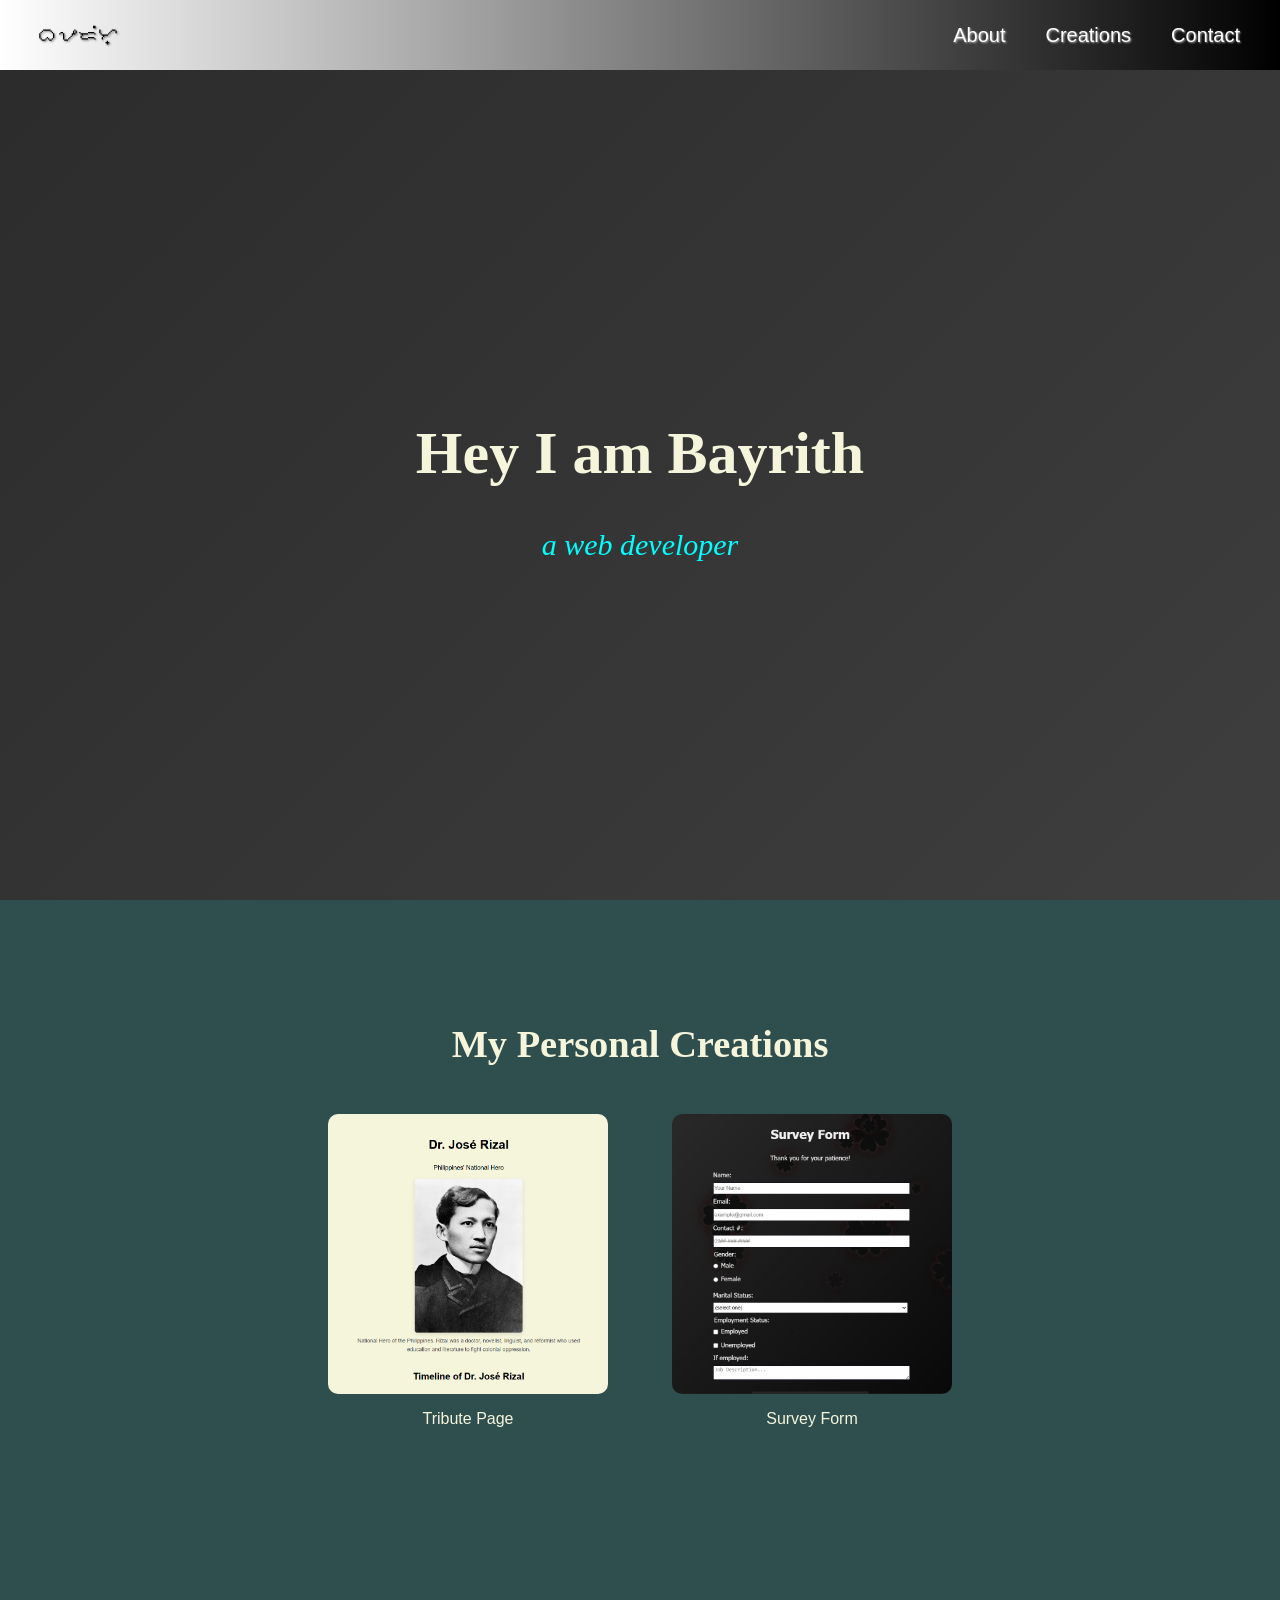
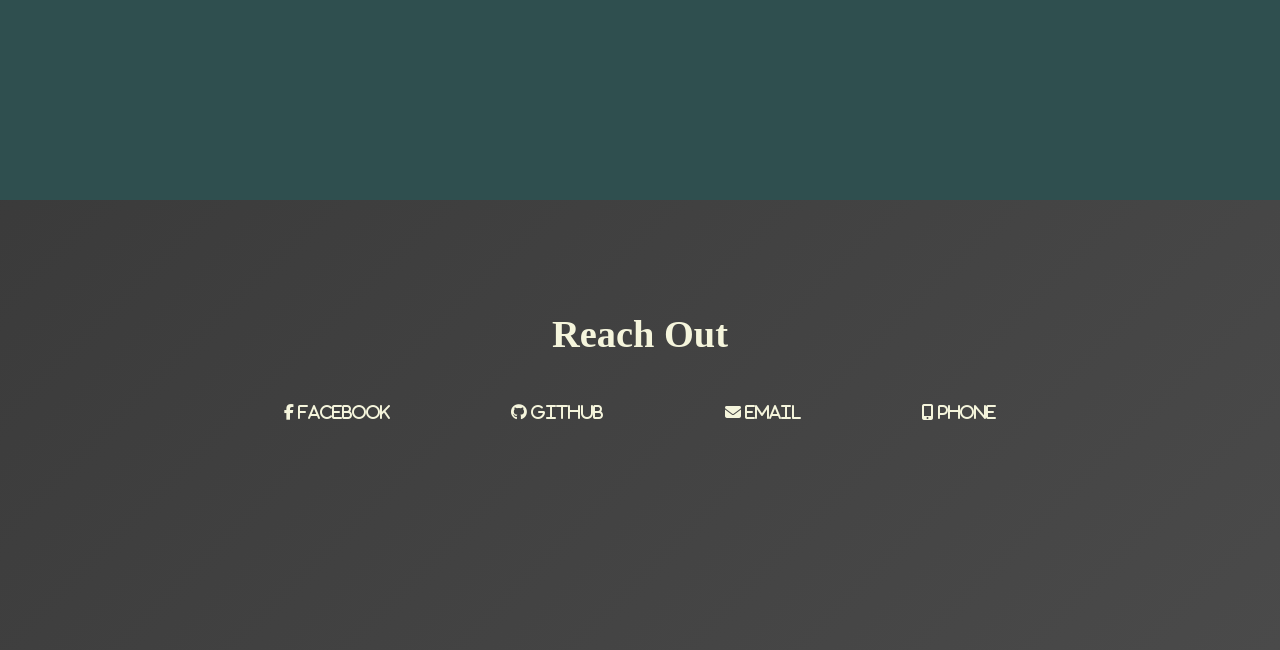
<file: index.html>
<!DOCTYPE html>
<html lang="en">
    <head>
        <meta charset="utf-8">
        <title>Bayrith Studio</title>
        <meta name="viewport" content="width=device-width, initial-scale=1.0">
        <meta name="description" content="A portfolio of Bayrith Studio">
        <meta name="author" content="Bayrith Studio">
        <link rel="stylesheet" href="styles.css">
        <link rel="stylesheet" href="https://cdnjs.cloudflare.com/ajax/libs/font-awesome/6.5.0/css/all.min.css">
        <link rel="icon" href="Images/Logo.png" type="image/png" class="logo">
    </head>
    <body>
        <nav class="navbar" id="navbar">
            <div class="trademark">ᜊᜌᜇᜒᜆ᜔</div>
            <div class="nav-links">
                <a href="#welcome-section" id="about-link">About</a>
                <a href="#projects-section" id="creations-link">Creations</a>
                <a href="#contact-section" id="contact-link">Contact</a>
            </div>
        </nav>
        <div id="welcome-section" class="about-info">
            <h1>Hey I am Bayrith</h1>
            <p class="job-title">a web developer</p>
        </div>
        <div id="projects-section" class="projects-section">
            <h2>
                My Personal Creations
            </h2>
            <div id="projects" class="projects-info">
                <a class="project-tile" target="_blank" href="Creations/Tribute-Page">
                    <img src="Images/Tribute.png">
                    <p>Tribute Page</p>
                </a>
                <a class="project-tile" target="_blank" href="Creations/Just-A-Form">
                    <img src="Images\Form.png">
                    <p>Survey Form</p>
                </a>
            </div>
        </div>
        <div id="contact-section" class="contact-section">
            <h2>
                Reach Out
            </h2>
            <div id="contact" class="contact-info">
                <a id="profile-link" href="https://www.facebook.com/juancarlo.sabillo.5" target="_blank">
                    <i class="fab fa-facebook-f"> Facebook</i>
                </a>
                <a href="https://github.com/JcsabillO" target="_blank">
                    <i class="fab fa-github"> GitHub</i>
                </a>
                <a href="mailto:jcsabillo18@gmail.com">
                    <i class="fas fa-envelope"> Email</i>
                </a>
                <a href="tel:+639517553924">
                    <i class="fas fa-mobile-alt"> Phone</i>
                </a>
            </div>
        </div>
    </body>
</html>
</file>
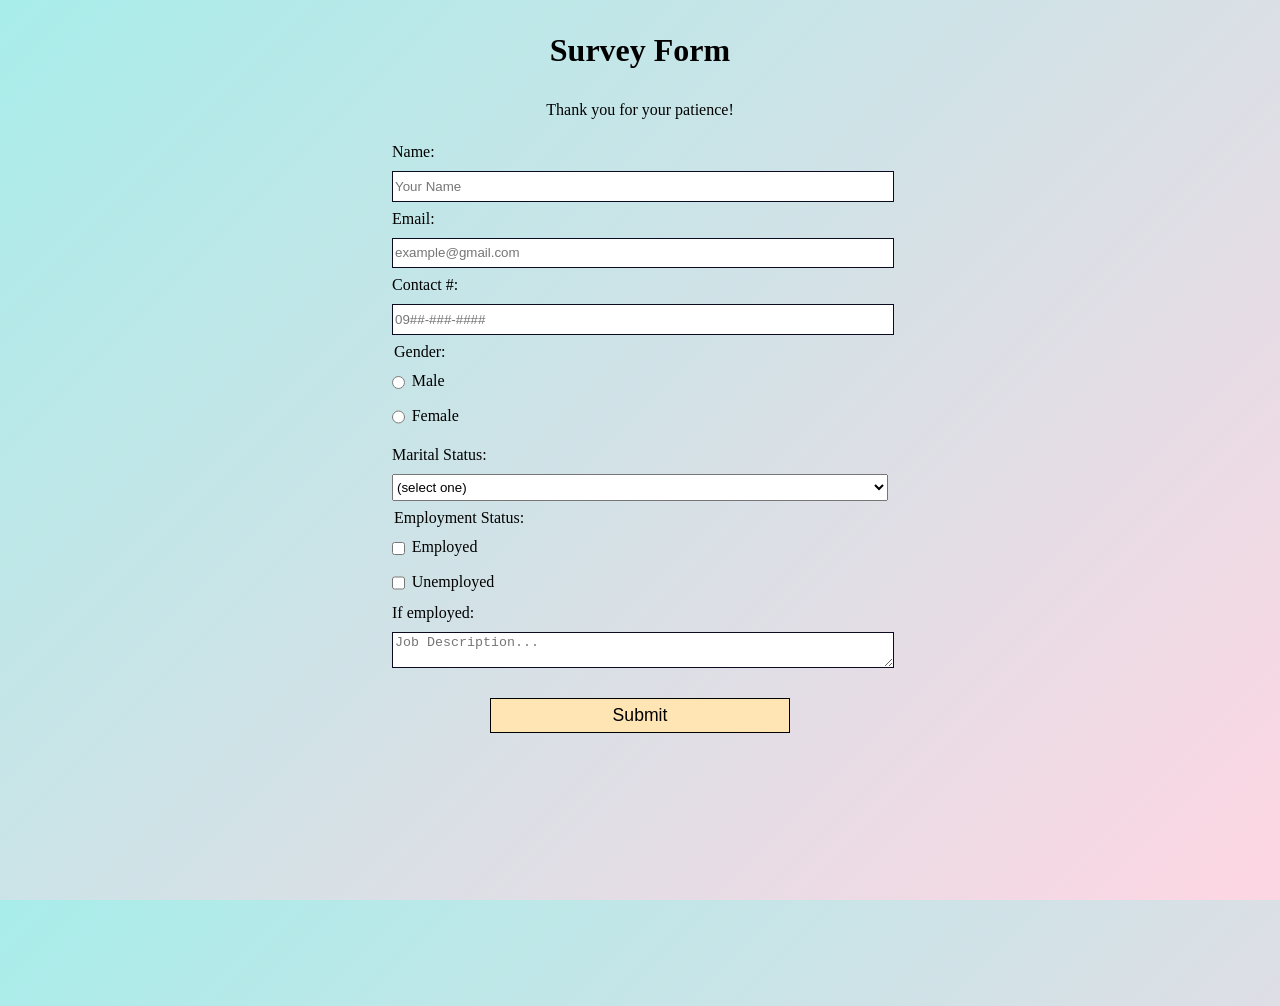
<file: Creations/Just-A-Form/index.html>
<!DOCTYPE html>
  <html lang="en">
    <head>
      <meta charset="utf-8">
      <meta name="viewport" content="width=device-width, initial-scale=1.0">
      <meta name="description" content="Survey Form">
      <meta name="author" content="Bayrith Studio">
      <title>Survey Form</title>
      <link rel="stylesheet" href="styles.css">
      <link rel="icon" href="/Images/Logo.png" type="image/png" class="logo">
    </head>
    <body>
      <div class="form">
        <h1 id="title">Survey Form</h1>
        <p id="description" >Thank you for your patience!</p>
        <form id="survey-form">
          <fieldset>
            <label for="name" id="name-label">Name:
              <input id="name" type="text" placeholder="Your Name" required>
            </label>
            <label for="email" id="email-label">Email:
              <input id="email" type="email" placeholder="example@gmail.com" required>    
            </label>
            <label for="number" id="number-label">Contact #:
              <input id="number" type="number" placeholder="09##-###-####" pattern="[0-9]{13}" min="9" max="13" required>
            </label>
          </fieldset>
          <fieldset>
            <legend>Gender:</legend>
            <label for="male"><input id="male" type="radio" name="gender" class="inline" value="male">Male</label>
            <label for="female"><input id="female" type="radio" name="gender" class="inline" value="female">Female</label>
          </fieldset>
          <fieldset>
            <label>Marital Status:
              <select id="dropdown">
                <option>(select one)</option>
               <option>Single</option>
                <option>Married</option>
                <option>Widow</option>
                <option>Divorced</option>
              </select>
            </label>
          </fieldset>
          <fieldset>
            <legend>Employment Status:</legend>
            <label for="employed">
              <input id="employed" type="checkbox" value="employed" class="inline">Employed
            </label>
            <label for="employed">
              <input id="unemployed" type="checkbox" value="unemployed" class="inline">Unemployed
            </label>
            <label>If employed:
              <textarea placeholder="Job Description..."></textarea>
            </label>
          </fieldset>
          <input type="submit" value="Submit" id="submit" >   
        </form>
      </div>
      <script src="script.js"></script>
    </body>
  </html>
</file>
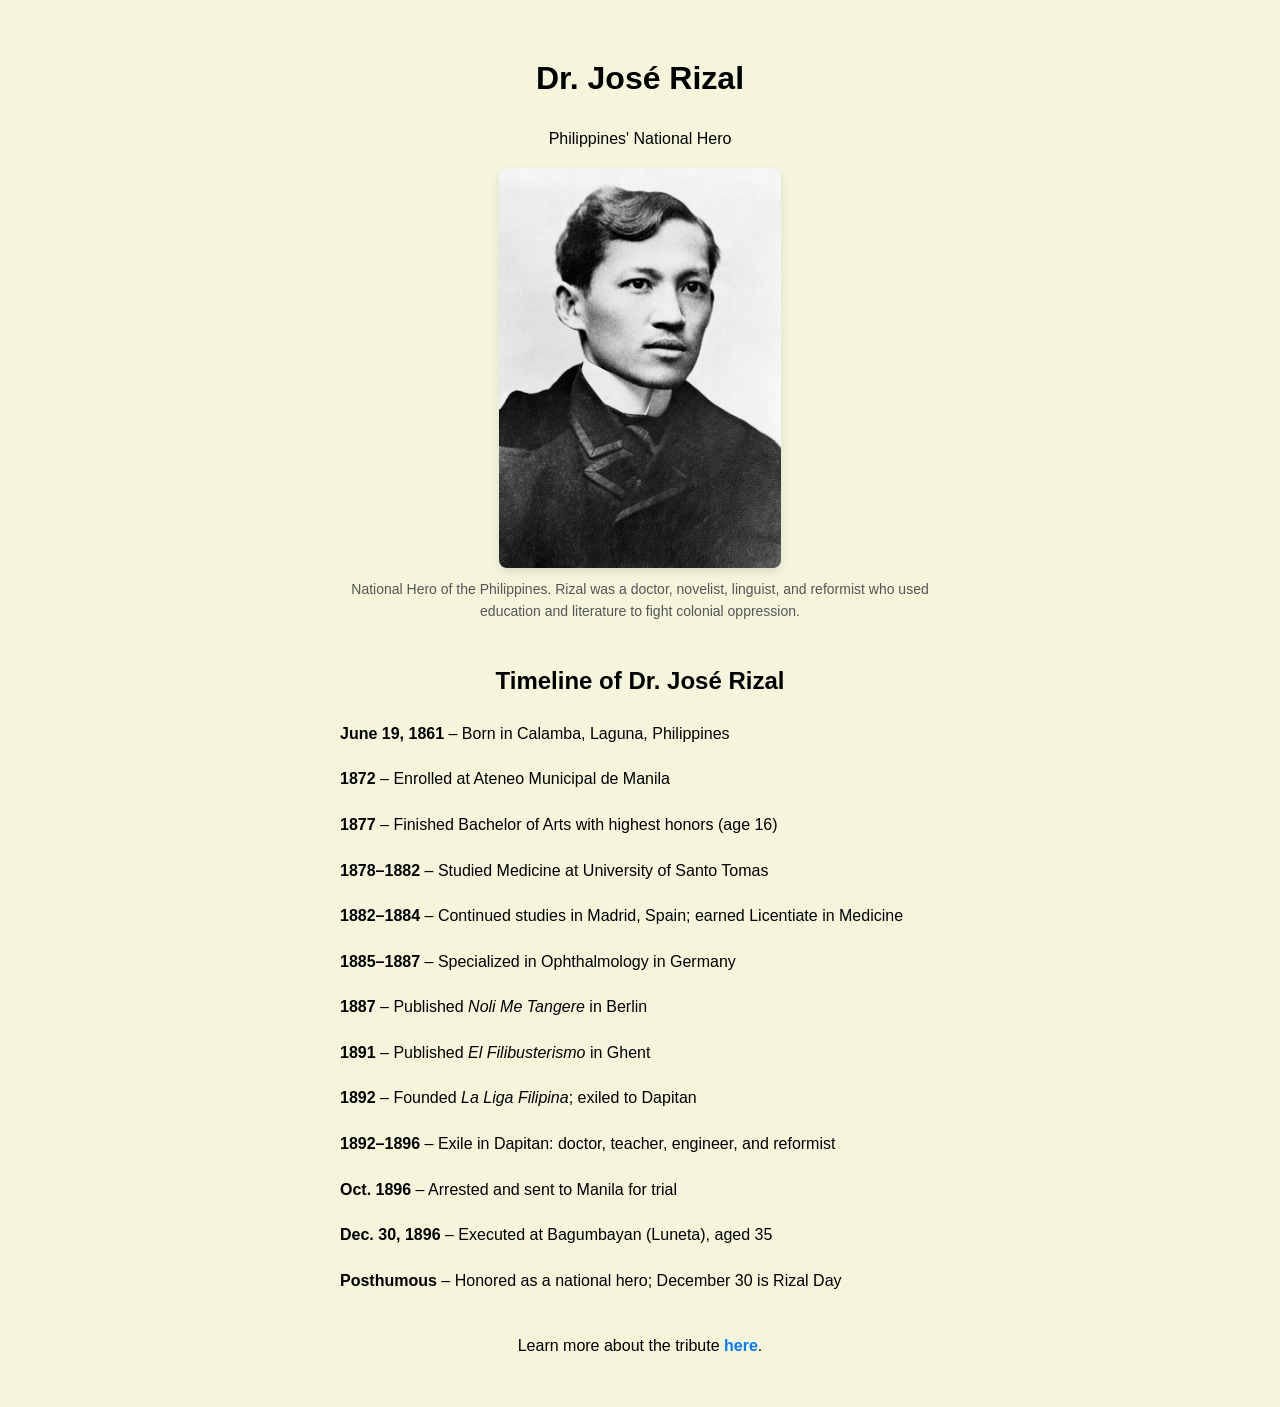
<file: Creations/Tribute-Page/index.html>
<!DOCTYPE html>
<html lang="en">
    <head>
        <meta charset="utf-8">
        <meta name="viewport" content="width=device-width, initial-scale=1.0">
        <meta name="description" content="A tribute page for Dr. Jose Rizal">
        <meta name="author" content="Bayrith Studio">
        <link rel="stylesheet" href="styles.css">
        <link rel="icon" href="/Images/Logo.png" type="image/png" class="logo">
        <title>Tribute for Dr. Jose Rizal</title>
    </head>
    <body>
        <main id="main">
            <h1 id="title">Dr. José Rizal</h1>
            <p id="subtitle">Philippines' National Hero</p>
            <div id="img-div">
                <img id="image" src="Images/Jose_Rizal.jpg" alt="Portrait of Dr. Jose Rizal">
                <div id="img-caption">
                    National Hero of the Philippines. Rizal was a doctor, novelist, linguist, and reformist who used education and literature to fight colonial oppression.
                </div>
            </div>
            <div id="tribute-info">
                <section id="rizal-timeline">
                    <h2>Timeline of Dr. José Rizal</h2>
                    <ul>
                        <li>
                            <strong>June 19, 1861</strong> – Born in Calamba, Laguna, Philippines
                        </li>
                        <li>
                            <strong>1872</strong> – Enrolled at Ateneo Municipal de Manila
                        </li>
                        <li>
                            <strong>1877</strong> – Finished Bachelor of Arts with highest honors (age 16)
                        </li>
                        <li>
                            <strong>1878–1882</strong> – Studied Medicine at University of Santo Tomas
                        </li>
                        <li>
                            <strong>1882–1884</strong> – Continued studies in Madrid, Spain; earned Licentiate in Medicine
                        </li>
                        <li>
                            <strong>1885–1887</strong> – Specialized in Ophthalmology in Germany
                        </li>
                        <li>
                            <strong>1887</strong> – Published <em>Noli Me Tangere</em> in Berlin
                        </li>
                        <li>
                            <strong>1891</strong> – Published <em>El Filibusterismo</em> in Ghent
                        </li>
                        <li>
                            <strong>1892</strong> – Founded <em>La Liga Filipina</em>; exiled to Dapitan
                        </li>
                        <li>
                            <strong>1892–1896</strong> – Exile in Dapitan: doctor, teacher, engineer, and reformist
                        </li>
                        <li>
                            <strong>Oct. 1896</strong> – Arrested and sent to Manila for trial
                        </li>
                        <li>
                            <strong>Dec. 30, 1896</strong> – Executed at Bagumbayan (Luneta), aged 35
                        </li>
                        <li>
                            <strong>Posthumous</strong> – Honored as a national hero; December 30 is Rizal Day
                        </li>
                    </ul>
                </section>
            </div>
            <div>
                <p>
                    Learn more about the tribute <a id="tribute-link" href="https://philhistoricsites.nhcp.gov.ph/registry_database/jose-rizal-1861-1896-7/" target="_blank">here</a>.
                </p>
            </div>
        </main>
    </body>
</html>
</file>
<file: styles.css>
/* GENERAL */
html {
    scroll-behavior: smooth;
    width: 100%;
    min-height: 100%;
}

body {
    min-height: 100vh;
    margin: 0;
    width: 100%;
    background: linear-gradient(135deg, #2b2b2b 0%, #4a4a4a 100%);
    font-family: Arial, Helvetica, sans-serif;
}

/* NAVIGATION BAR */
.navbar {
    display: flex;
    justify-content: space-between;
    align-items: center;
    height: 70px;
    width: 100%;
    background: linear-gradient(90deg, white, black);
    box-sizing: border-box;
    position: fixed;
    top: 0;
    left: 0;
    z-index: 1000;
}

.trademark {
    font-size: 20px;
    color: black;
    text-shadow: 1px 1px 2px rgba(0, 0, 0, 0.6);
    user-select: none;
    -webkit-user-select: none;
    -moz-user-select: none;
    -ms-user-select: none;
    padding-left: 3%;
}

.nav-links {
    display: flex;
    gap: 40px;
    align-items: center;
    padding-right: 40px;
}

.nav-links a {
    font-size: 20px;
    color: white;
    text-decoration: none;
    transition: color 0.3s;
    text-shadow: 1px 1px 2px rgba(255, 255, 255, 0.6);
}

.nav-links a:hover {
    color: beige;
}

/* WELCOME SECTION */
#welcome-section {
    width: 100%;
    min-height: 100vh;
    box-sizing: border-box;
    padding-top: 70px;
    display: flex;
    flex-direction: column;
    justify-content: center;
    align-items: center;
    text-align: center;
    font-family: 'Times New Roman', Times, serif;
}

.job-title {
    font-size: 30px;
    font-style: italic;
    color: aqua;
    margin-top: 0;
    font-weight: 300;
}

h1 {
    font-size: clamp(30px, 5vw, 60px);
    color: beige;
}

/* PROJECTS SECTION */
#projects-section {
    min-height: 100vh;
    width: 100%;
    background-color: darkslategray;
    padding: 90px 2rem 2rem;
    box-sizing: border-box;
    text-align: center;
}

h2 {
    color: beige;
    font-size: clamp(25px, 3vw, 40px);
    font-family: 'Times New Roman', Times, serif;
    margin-bottom: 2rem;
    scroll-margin-top: 90px;
    text-align: center;
}

#projects {
    width: 100%;
    display: flex;
    flex-wrap: wrap;
    justify-content: center;
    gap: 2rem;
    box-sizing: border-box;
}

.project-tile {
    display: flex;
    flex-direction: column;
    align-items: center;
    width: 280px;
    background-color: transparent;
    padding: 1rem;
    border-radius: 10px;
    text-align: center;
    text-decoration: none;
    color: beige;
    transition: transform 0.3s ease;
}

.project-tile:hover {
    transform: translateY(-5px);
}

.project-tile img {
    width: 100%;
    height: auto;
    border-radius: 10px;
    display: block;
}

/* CONTACT SECTION */
#contact-section {
    width: 100%;
    min-height: 50vh;
    padding: 5rem 2rem 7rem;
    box-sizing: border-box;
    text-align: center;
}

#contact {
    display: flex;
    flex-direction: row;
    justify-content: center;
    gap: 10%;
    flex-wrap: wrap;
    margin-top: 2rem;
    align-items: center;
    text-align: center;
}

#contact a {
    text-decoration: none;
    color: beige;
    display: flex;
    flex-wrap: wrap;
    margin: 1rem 0;
    transition: color 0.3s;
}

#contact a:hover {
    color: white;
}

/* LOGO */
.logo {
    border-radius: 10%;
}

/* MOBILE RESPONSIVENESS */
@media (max-width: 600px) {
    .navbar {
        height: 60px;
    }

    .trademark {
        font-size: 16px;
        padding-left: 15px;
    }

    .nav-links {
        gap: 15px;
        padding-right: 15px;
    }

    .nav-links a {
        font-size: 14px;
    }

    #welcome-section {
        padding-top: 60px;
    }

    #projects-section {
        padding: 80px 1rem 2rem;
    }

    #contact-section {
        padding: 4rem 1rem;
    }

    #contact {
        gap: 20px;
    }
}
</file>
<file: Creations/Just-A-Form/styles.css>
html {
  width: 100vw;
  min-height: 100vh
  }
body {
  width: 100%;
  min-height: 100%;
  margin: 0;
  background-color: rgb(0,255,255);
  background-image: linear-gradient(135deg, #a8edea, #fed6e3);
  color: rgb(0,0,0);
  font-family: Tahoma;
  font-size: 16px;
  background-size: cover;
  }
h1, p {
  margin: 1em auto;
  text-align: center;}
form {
  width: 60vw; 
  max-width: 500px;
  min-width: 300px;
  margin: 0 auto;
  padding-bottom: 2em;}
fieldset {
  border: none;
  padding: 0;}
label {
  display: block;
  margin: 0.5rem 0;}
input, textarea, select {
  margin: 10px 0 0 0;
  width: 100%;
  min-height: 2em;}
input, textarea {
  background-color: white;
  border: 1px solid #0a0a23;
  color: #000000;}
.inline {
  width: unset;
  margin: 0 0.5em 0 0;
  vertical-align: middle;}
input[type="submit"] {
  display: block;
  width: 60%;
  margin: 1em auto;
  height: 2em;
  font-size: 1.1rem;
  background-color: #FFE5B4;
  border-color: black;
  min-width: 300px;
  }
.inline{
  display: inline;
}
@keyframes fall {
  0% {
    transform: translateY(-50px) rotate(0deg);
    opacity: 1;
  }
  50% {
    opacity: 0.9;
  }
  100% {
    transform: translateY(110vh) rotate(360deg);
    opacity: 0;
  }
}
.form {
  position: relative;
  z-index: 10;
}
  
.clover {
  position: absolute;
  pointer-events: none;
  z-index: 0;
  animation-name: fall;
  animation-timing-function: linear;
  animation-iteration-count: infinite;
  animation-fill-mode: forwards;
  pointer-events: none;
}
@media (prefers-color-scheme: dark) {
  body {
    background-color: #0d0d0d;
    background-image:
      linear-gradient(135deg, #343333, #000000);
    background-size: cover;
    background-repeat: no-repeat;
    background-attachment: fixed;
    background-position: center;
    color: #f0f0f0;
    transition: background 0.5s ease;
  }
  input[type="submit"] {
    background-color: #242424;
    border-color: black;
    color: white;
  }
  .clover{
    filter: drop-shadow(0 0 5px #343333) drop-shadow(0 0 15px #180000);
  }
}
</file>
<file: Creations/Tribute-Page/styles.css>
body {
    background-color: #f5f5dc;
    font-family: Arial, sans-serif;
    margin: 0;
    padding: 0;
    text-align: center;
    line-height: 1.6;
}

main {
    max-width: 900px;
    margin: auto;
    padding: 2rem 1rem;
}

#img-div {
    display: flex;
    justify-content: center;
    align-items: center;
    flex-direction: column;
    text-align: center;
    margin-bottom: 2rem;
}

#image {
    max-width: 100%;
    max-height: 400px;
    border-radius: 8px;
    box-shadow: 0 4px 10px rgba(0, 0, 0, 0.1);
}

#img-caption {
    margin-top: 10px;
    font-size: 14px;
    color: #555;
    max-width: 600px;
}

#tribute-info {
    margin-top: 30px;
    text-align: left;
}

#tribute-link {
    display: inline-block;
    margin-top: 20px;
    text-decoration: none;
    color: #007bff;
    font-weight: bold;
}

#tribute-link:hover {
    text-decoration: underline;
}

#rizal-timeline {
    margin-top: 40px;
    padding-left: 0;
    text-align: left;
    max-width: 600px;
    margin-left: auto;
    margin-right: auto;
}

#rizal-timeline ul {
    list-style: none;
    padding-left: 0;
}

#rizal-timeline li {
    margin-bottom: 20px;
    padding-left: 0;
}
h2 {
    text-align: center;
}
</file>
